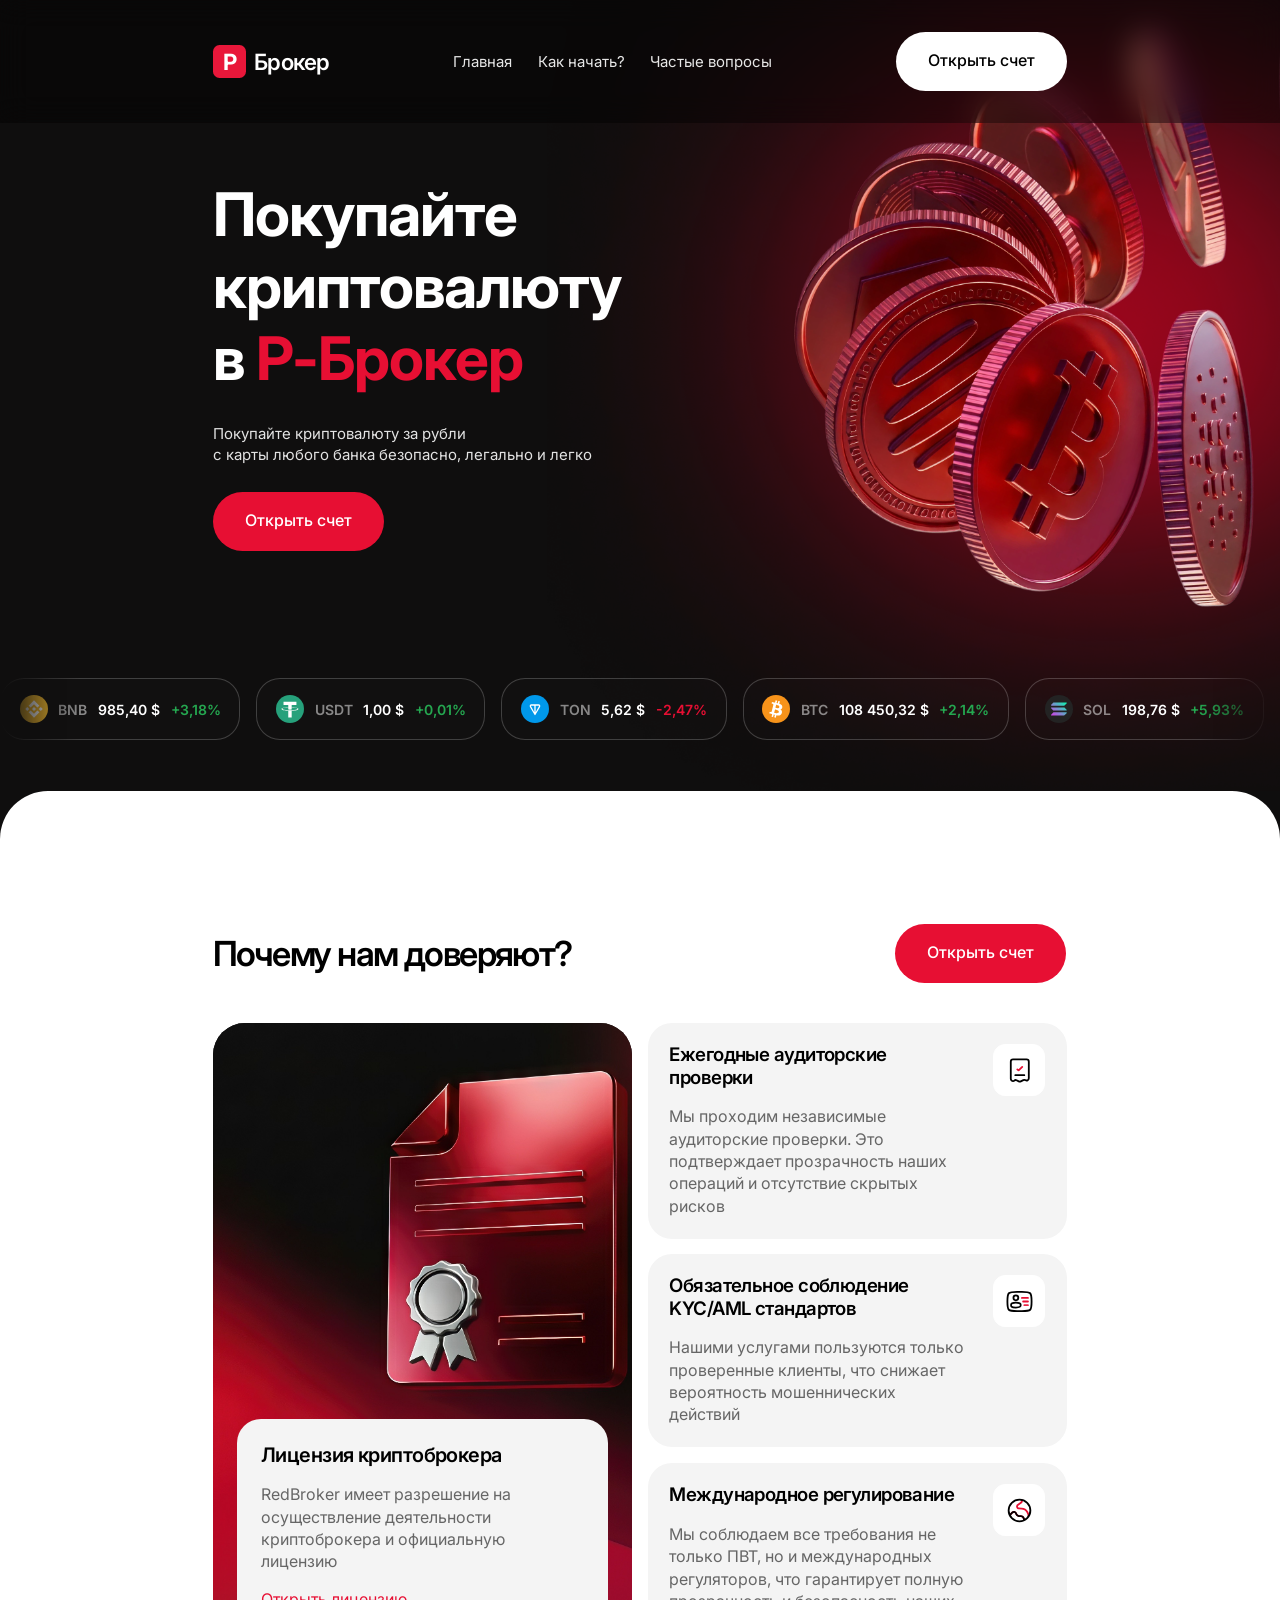
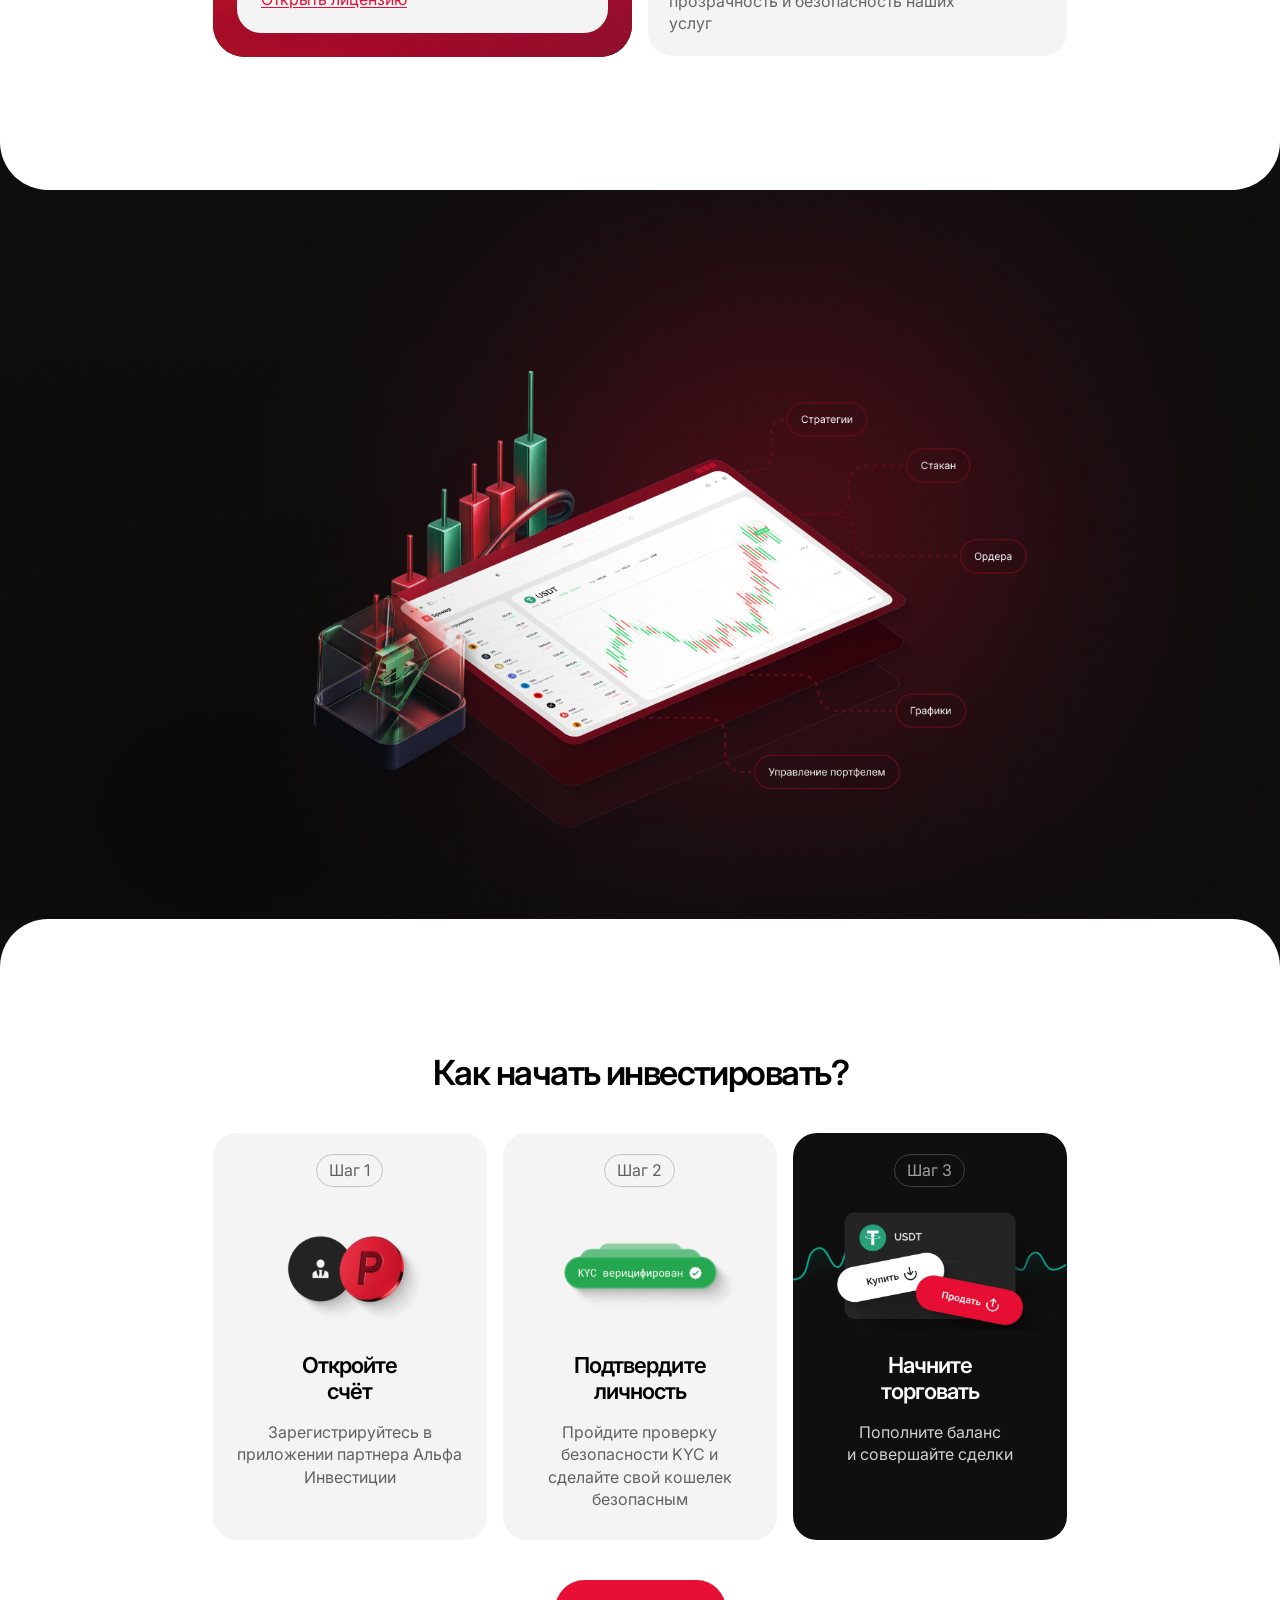
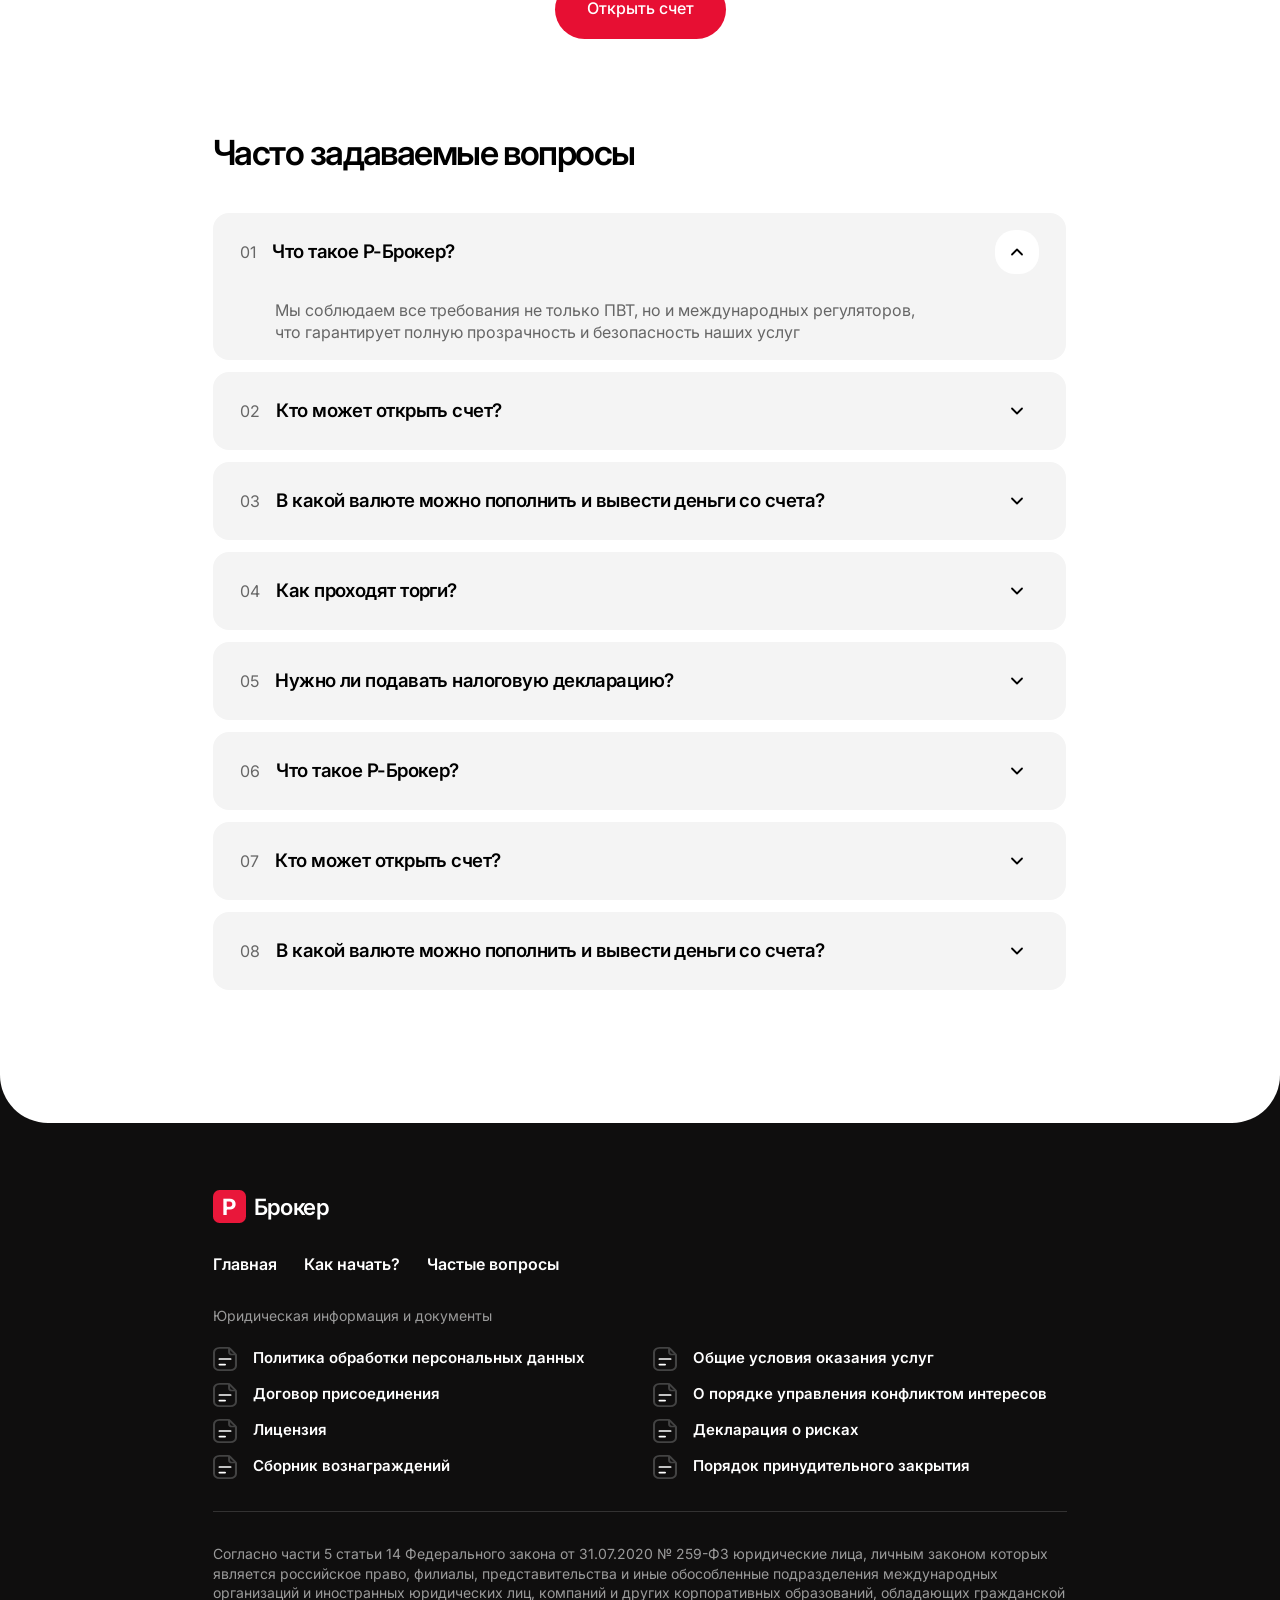
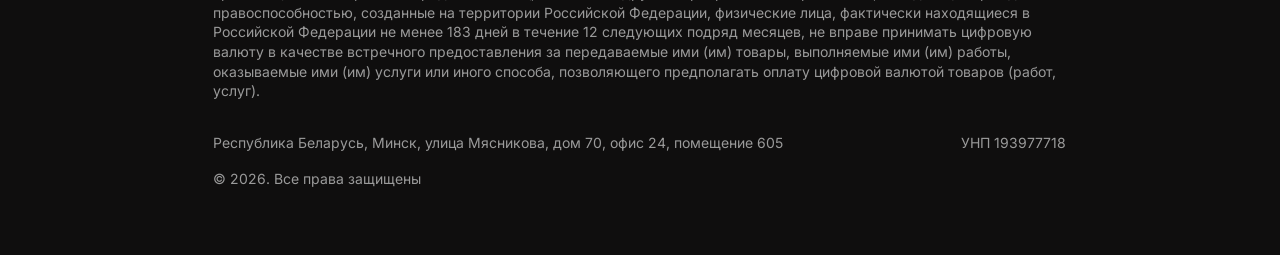
<file: index.html>
<!DOCTYPE html>
<html lang="ru">
<head>
<meta charset="UTF-8">
<meta name="viewport" content="width=device-width, initial-scale=1.0">
<title>Р-Брокер — покупайте криптовалюту легально</title>
<meta name="description" content="Покупайте криптовалюту за рубли с карты любого банка безопасно, легально и легко.">
<script>document.documentElement.classList.add('js');</script>
<link rel="preconnect" href="https://fonts.googleapis.com">
<link rel="preconnect" href="https://fonts.gstatic.com" crossorigin>
<link href="https://fonts.googleapis.com/css2?family=Inter:wght@400;500;600;700&display=swap" rel="stylesheet">
<link rel="stylesheet" href="style.css?v=31">
</head>
<body>

<!-- ===== HERO ===== -->
<section class="hero">
  <header class="navbar">
    <div class="logo">
      <span class="logo__circle">P</span>
      <span class="logo__text">Брокер</span>
    </div>
    <nav class="nav-menu">
      <a href="#top">Главная</a>
      <a href="#steps">Как начать?</a>
      <a href="#faq">Частые вопросы</a>
    </nav>
    <a href="404.html" class="btn btn--secondary">Открыть счет</a>
  </header>

  <img src="assets/img/hero-coins.png" alt="" class="hero__coins only-desktop" aria-hidden="true">
  <img src="assets/img/hero-coins-mobile.png" alt="" class="hero__coins only-mobile" aria-hidden="true">

  <div class="hero__content">
    <h1 class="hero__title hero-intro">Покупайте <br>криптовалюту <br> в <span class="accent">Р-Брокер</span></h1>
    <p class="hero__subtitle hero-intro">Покупайте криптовалюту за рубли <br class="only-desktop"> с карты любого банка безопасно, легально и легко</p>
    <a href="404.html" class="btn btn--primary hero-intro">Открыть счет</a>
  </div>

  <div class="rate-strip hero-intro">
    <div class="rate-strip__track">
      <div class="rate-strip__group">
        <div class="rate-badge">
          <img src="assets/icons/coin-bnb.svg" alt="" class="rate-badge__icon">
          <span class="rate-badge__name">BNB</span>
          <span class="rate-badge__price">985,40 $</span>
          <span class="rate-badge__change rate-badge__change--up">+3,18%</span>
        </div>
        <div class="rate-badge">
          <img src="assets/icons/coin-usdt.svg" alt="" class="rate-badge__icon">
          <span class="rate-badge__name">USDT</span>
          <span class="rate-badge__price">1,00 $</span>
          <span class="rate-badge__change rate-badge__change--up">+0,01%</span>
        </div>
        <div class="rate-badge">
          <img src="assets/icons/coin-ton.svg" alt="" class="rate-badge__icon">
          <span class="rate-badge__name">TON</span>
          <span class="rate-badge__price">5,62 $</span>
          <span class="rate-badge__change rate-badge__change--down">-2,47%</span>
        </div>
        <div class="rate-badge">
          <img src="assets/icons/coin-btc.svg" alt="" class="rate-badge__icon">
          <span class="rate-badge__name">BTC</span>
          <span class="rate-badge__price">108 450,32 $</span>
          <span class="rate-badge__change rate-badge__change--up">+2,14%</span>
        </div>
        <div class="rate-badge">
          <img src="assets/icons/coin-sol.svg" alt="" class="rate-badge__icon">
          <span class="rate-badge__name">SOL</span>
          <span class="rate-badge__price">198,76 $</span>
          <span class="rate-badge__change rate-badge__change--up">+5,93%</span>
        </div>
        <div class="rate-badge">
          <img src="assets/icons/coin-doge.svg" alt="" class="rate-badge__icon">
          <span class="rate-badge__name">DOGE</span>
          <span class="rate-badge__price">0,18 $</span>
          <span class="rate-badge__change rate-badge__change--down">-1,56%</span>
        </div>
        <div class="rate-badge">
          <img src="assets/icons/coin-eth.svg" alt="" class="rate-badge__icon">
          <span class="rate-badge__name">ETH</span>
          <span class="rate-badge__price">3 924,67 $</span>
          <span class="rate-badge__change rate-badge__change--up">+4,32%</span>
        </div>
      </div>
      <div class="rate-strip__group" aria-hidden="true">
        <div class="rate-badge">
          <img src="assets/icons/coin-bnb.svg" alt="" class="rate-badge__icon">
          <span class="rate-badge__name">BNB</span>
          <span class="rate-badge__price">985,40 $</span>
          <span class="rate-badge__change rate-badge__change--up">+3,18%</span>
        </div>
        <div class="rate-badge">
          <img src="assets/icons/coin-usdt.svg" alt="" class="rate-badge__icon">
          <span class="rate-badge__name">USDT</span>
          <span class="rate-badge__price">1,00 $</span>
          <span class="rate-badge__change rate-badge__change--up">+0,01%</span>
        </div>
        <div class="rate-badge">
          <img src="assets/icons/coin-ton.svg" alt="" class="rate-badge__icon">
          <span class="rate-badge__name">TON</span>
          <span class="rate-badge__price">5,62 $</span>
          <span class="rate-badge__change rate-badge__change--down">-2,47%</span>
        </div>
        <div class="rate-badge">
          <img src="assets/icons/coin-btc.svg" alt="" class="rate-badge__icon">
          <span class="rate-badge__name">BTC</span>
          <span class="rate-badge__price">108 450,32 $</span>
          <span class="rate-badge__change rate-badge__change--up">+2,14%</span>
        </div>
        <div class="rate-badge">
          <img src="assets/icons/coin-sol.svg" alt="" class="rate-badge__icon">
          <span class="rate-badge__name">SOL</span>
          <span class="rate-badge__price">198,76 $</span>
          <span class="rate-badge__change rate-badge__change--up">+5,93%</span>
        </div>
        <div class="rate-badge">
          <img src="assets/icons/coin-doge.svg" alt="" class="rate-badge__icon">
          <span class="rate-badge__name">DOGE</span>
          <span class="rate-badge__price">0,18 $</span>
          <span class="rate-badge__change rate-badge__change--down">-1,56%</span>
        </div>
        <div class="rate-badge">
          <img src="assets/icons/coin-eth.svg" alt="" class="rate-badge__icon">
          <span class="rate-badge__name">ETH</span>
          <span class="rate-badge__price">3 924,67 $</span>
          <span class="rate-badge__change rate-badge__change--up">+4,32%</span>
        </div>
      </div>
    </div>
  </div>
</section>

<!-- ===== TRUST ===== -->
<section class="trust">
  <div class="trust__header reveal">
    <h2>Почему нам доверяют?</h2>
    <a href="404.html" class="btn btn--primary only-desktop">Открыть счет</a>
  </div>

  <div class="trust__grid">
    <div class="trust-license reveal">
      <img src="assets/img/license-card.jpg" alt="Лицензия криптоброкера Р-Брокер" class="trust-license__bg">
      <div class="trust-license__card">
        <p class="trust-license__title">Лицензия криптоброкера</p>
        <p class="trust-license__text">RedBroker имеет разрешение на осуществление деятельности криптоброкера и официальную лицензию</p>
        <a href="#license" class="trust-license__link">Открыть лицензию</a>
      </div>
    </div>

    <div class="trust-items">
      <article class="trust-item reveal">
        <div class="trust-item__content">
          <h3>Ежегодные аудиторские проверки</h3>
          <p>Мы проходим независимые аудиторские проверки. Это подтверждает прозрачность наших операций и отсутствие скрытых рисков</p>
        </div>
        <span class="trust-item__icon"><img src="assets/icons/audit.svg" alt=""></span>
      </article>

      <article class="trust-item reveal">
        <div class="trust-item__content">
          <h3>Обязательное соблюдение KYC/AML стандартов</h3>
          <p>Нашими услугами пользуются только проверенные клиенты, что снижает вероятность мошеннических действий</p>
        </div>
        <span class="trust-item__icon"><img src="assets/icons/user-id.svg" alt=""></span>
      </article>

      <article class="trust-item reveal">
        <div class="trust-item__content">
          <h3>Международное регулирование</h3>
          <p>Мы соблюдаем все требования не только ПВТ, но и международных регуляторов, что гарантирует полную прозрачность и безопасность наших услуг</p>
        </div>
        <span class="trust-item__icon"><img src="assets/icons/world.svg" alt=""></span>
      </article>
    </div>
  </div>

  <a href="404.html" class="btn btn--primary only-mobile btn--block">Открыть счет</a>
</section>

<!-- ===== TERMINAL ===== -->
<section class="terminal">
  <img src="assets/img/terminal.png" alt="Торговый терминал Р-Брокер" class="terminal__bg only-desktop">
  <img src="assets/img/terminal-mobile.png" alt="Торговый терминал Р-Брокер" class="terminal__bg only-mobile">
  <div class="terminal__content reveal">
    <h2>Современный терминал</h2>
    <p>Графики, стакан, ордера, стратегии и управление портфелем</p>
  </div>
</section>

<!-- ===== STEPS + FAQ (единая белая карточка со скруглением, как в макете) ===== -->
<section class="content-block">
<div class="steps" id="steps">
  <h2 class="steps__title reveal">Как начать инвестировать?</h2>

  <div class="steps__grid">
    <div class="step-card reveal">
      <span class="step-card__badge">Шаг 1</span>
      <img src="assets/img/step-1.png" alt="" class="step-card__img">
      <div class="step-card__text">
        <h3>Откройте <br>счёт</h3>
        <p>Зарегистрируйтесь в приложении партнера Альфа Инвестиции</p>
      </div>
    </div>

    <div class="step-card reveal">
      <span class="step-card__badge">Шаг 2</span>
      <img src="assets/img/step-2.png" alt="" class="step-card__img">
      <div class="step-card__text">
        <h3>Подтвердите <br>личность</h3>
        <p>Пройдите проверку безопасности KYC и сделайте свой кошелек безопасным</p>
      </div>
    </div>

    <div class="step-card step-card--dark reveal">
      <span class="step-card__badge step-card__badge--dark">Шаг 3</span>
      <img src="assets/img/step-3.png" alt="" class="step-card__img">
      <div class="step-card__text">
        <h3>Начните <br>торговать</h3>
        <p>Пополните баланс <br>и совершайте сделки</p>
      </div>
    </div>
  </div>

  <a href="404.html" class="btn btn--primary">Открыть счет</a>
</div>

<div class="faq" id="faq">
  <h2 class="reveal">Часто задаваемые вопросы</h2>

  <div class="faq__list">
    <div class="faq-item reveal is-open">
      <button type="button" class="faq-item__summary" aria-expanded="true" aria-controls="faq-panel-01">
        <span class="faq-item__num">01</span>
        <span class="faq-item__q">Что такое Р-Брокер?</span>
        <span class="faq-item__chevron"><img src="assets/icons/chevron-down.svg" alt=""></span>
      </button>
      <div class="faq-item__panel" id="faq-panel-01">
        <p class="faq-item__a">Мы соблюдаем все требования не только ПВТ, но и международных регуляторов, что гарантирует полную прозрачность и безопасность наших услуг</p>
      </div>
    </div>

    <div class="faq-item reveal">
      <button type="button" class="faq-item__summary" aria-expanded="false" aria-controls="faq-panel-02">
        <span class="faq-item__num">02</span>
        <span class="faq-item__q">Кто может открыть счет?</span>
        <span class="faq-item__chevron"><img src="assets/icons/chevron-down.svg" alt=""></span>
      </button>
      <div class="faq-item__panel" id="faq-panel-02">
        <p class="faq-item__a">Открыть счет может любой совершеннолетний гражданин, прошедший верификацию личности по требованиям KYC.</p>
      </div>
    </div>

    <div class="faq-item reveal">
      <button type="button" class="faq-item__summary" aria-expanded="false" aria-controls="faq-panel-03">
        <span class="faq-item__num">03</span>
        <span class="faq-item__q">В какой валюте можно пополнить и вывести деньги со счета?</span>
        <span class="faq-item__chevron"><img src="assets/icons/chevron-down.svg" alt=""></span>
      </button>
      <div class="faq-item__panel" id="faq-panel-03">
        <p class="faq-item__a">Пополнение и вывод доступны в рублях с карты любого банка, а также в нескольких популярных криптовалютах.</p>
      </div>
    </div>

    <div class="faq-item reveal">
      <button type="button" class="faq-item__summary" aria-expanded="false" aria-controls="faq-panel-04">
        <span class="faq-item__num">04</span>
        <span class="faq-item__q">Как проходят торги?</span>
        <span class="faq-item__chevron"><img src="assets/icons/chevron-down.svg" alt=""></span>
      </button>
      <div class="faq-item__panel" id="faq-panel-04">
        <p class="faq-item__a">Торги проходят в современном терминале в режиме реального времени: графики, стакан заявок и ордера доступны круглосуточно.</p>
      </div>
    </div>

    <div class="faq-item reveal">
      <button type="button" class="faq-item__summary" aria-expanded="false" aria-controls="faq-panel-05">
        <span class="faq-item__num">05</span>
        <span class="faq-item__q">Нужно ли подавать налоговую декларацию?</span>
        <span class="faq-item__chevron"><img src="assets/icons/chevron-down.svg" alt=""></span>
      </button>
      <div class="faq-item__panel" id="faq-panel-05">
        <p class="faq-item__a">Обязанность декларирования зависит от вашей налоговой юрисдикции — рекомендуем свериться с действующим законодательством.</p>
      </div>
    </div>

    <div class="faq-item reveal">
      <button type="button" class="faq-item__summary" aria-expanded="false" aria-controls="faq-panel-06">
        <span class="faq-item__num">06</span>
        <span class="faq-item__q">Что такое P-Брокер?</span>
        <span class="faq-item__chevron"><img src="assets/icons/chevron-down.svg" alt=""></span>
      </button>
      <div class="faq-item__panel" id="faq-panel-06">
        <p class="faq-item__a">Р-Брокер — лицензированный криптоброкер, позволяющий легально покупать и продавать криптовалюту.</p>
      </div>
    </div>

    <div class="faq-item reveal">
      <button type="button" class="faq-item__summary" aria-expanded="false" aria-controls="faq-panel-07">
        <span class="faq-item__num">07</span>
        <span class="faq-item__q">Кто может открыть счет?</span>
        <span class="faq-item__chevron"><img src="assets/icons/chevron-down.svg" alt=""></span>
      </button>
      <div class="faq-item__panel" id="faq-panel-07">
        <p class="faq-item__a">Открыть счет может любой совершеннолетний гражданин, прошедший верификацию личности по требованиям KYC.</p>
      </div>
    </div>

    <div class="faq-item reveal">
      <button type="button" class="faq-item__summary" aria-expanded="false" aria-controls="faq-panel-08">
        <span class="faq-item__num">08</span>
        <span class="faq-item__q">В какой валюте можно пополнить и вывести деньги со счета?</span>
        <span class="faq-item__chevron"><img src="assets/icons/chevron-down.svg" alt=""></span>
      </button>
      <div class="faq-item__panel" id="faq-panel-08">
        <p class="faq-item__a">Пополнение и вывод доступны в рублях с карты любого банка, а также в нескольких популярных криптовалютах.</p>
      </div>
    </div>
  </div>
</div>
</section>

<!-- ===== FOOTER ===== -->
<footer class="footer">
  <div class="logo logo--footer reveal">
    <span class="logo__circle">Р</span>
    <span class="logo__text">Брокер</span>
  </div>

  <nav class="footer__menu reveal">
    <a href="#top">Главная</a>
    <a href="#steps">Как начать?</a>
    <a href="#faq">Частые вопросы</a>
  </nav>

  <div class="footer__info reveal">
    <p class="footer__info-title">Юридическая информация и документы</p>
    <div class="footer__docs">
      <div class="footer__docs-col">
        <a href="https://assets.redbroker.by/docs/politika-obrabotki-personalnyh-dannyh.pdf" class="footer__doc" target="_blank" rel="noopener"><img src="assets/icons/document.svg" alt="">Политика обработки персональных данных</a>
        <a href="https://assets.redbroker.by/docs/publichnaya_oferta.pdf" class="footer__doc" target="_blank" rel="noopener"><img src="assets/icons/document.svg" alt="">Договор присоединения</a>
        <a href="https://assets.redbroker.by/docs/licenziya.pdf" class="footer__doc" target="_blank" rel="noopener"><img src="assets/icons/document.svg" alt="">Лицензия</a>
        <a href="https://assets.redbroker.by/docs/tarifnaya_politika.pdf" class="footer__doc" target="_blank" rel="noopener"><img src="assets/icons/document.svg" alt="">Сборник вознаграждений</a>
      </div>
      <div class="footer__docs-col">
        <a href="https://assets.redbroker.by/docs/obshchie_usloviya_okazaniya_uslug.pdf" class="footer__doc" target="_blank" rel="noopener"><img src="assets/icons/document.svg" alt="">Общие условия оказания услуг</a>
        <a href="https://assets.redbroker.by/docs/o_poryadke_upravleniya_konfliktom_interesov.pdf" class="footer__doc" target="_blank" rel="noopener"><img src="assets/icons/document.svg" alt="">О порядке управления конфликтом интересов</a>
        <a href="https://assets.redbroker.by/docs/disclamer_o_riskah.pdf" class="footer__doc" target="_blank" rel="noopener"><img src="assets/icons/document.svg" alt="">Декларация о рисках</a>
        <a href="https://assets.redbroker.by/docs/porydok_prinuditelnogo_zakritiy.pdf" class="footer__doc" target="_blank" rel="noopener"><img src="assets/icons/document.svg" alt="">Порядок принудительного закрытия</a>
      </div>
    </div>
  </div>

  <hr class="footer__divider">

  <p class="footer__legal reveal">Согласно части 5 статьи 14 Федерального закона от 31.07.2020 № 259-ФЗ юридические лица, личным законом которых является российское право, филиалы, представительства и иные обособленные подразделения международных организаций и иностранных юридических лиц, компаний и других корпоративных образований, обладающих гражданской правоспособностью, созданные на территории Российской Федерации, физические лица, фактически находящиеся в Российской Федерации не менее 183 дней в течение 12 следующих подряд месяцев, не вправе принимать цифровую валюту в качестве встречного предоставления за передаваемые ими (им) товары, выполняемые ими (им) работы, оказываемые ими (им) услуги или иного способа, позволяющего предполагать оплату цифровой валютой товаров (работ, услуг).</p>

  <div class="footer__contact reveal">
    <p>Республика Беларусь, Минск, улица Мясникова, дом 70, офис 24, помещение 605</p>
    <p>УНП 193977718</p>
    <p>© 2026. Все права защищены</p>
  </div>
</footer>

<!-- ===== MODAL: открыть счёт ===== -->
<div class="modal-overlay" id="account-modal" hidden>
  <div class="modal" role="dialog" aria-modal="true" aria-labelledby="modal-title">
    <button type="button" class="modal__close" data-modal-close aria-label="Закрыть">
      <svg width="20" height="20" viewBox="0 0 20 20" fill="none" xmlns="http://www.w3.org/2000/svg" aria-hidden="true">
        <path d="M15 5L5 15M5 5L15 15" stroke="currentColor" stroke-width="1.8" stroke-linecap="round"/>
      </svg>
    </button>

    <form class="modal__form" id="account-form" novalidate>
      <p class="modal__eyebrow">Открыть счёт</p>
      <h3 id="modal-title">Оставьте контакты</h3>
      <p class="modal__text">Наш специалист свяжется с вами и поможет открыть счёт в Р-Брокер</p>

      <label class="modal__field">
        <span class="modal__label">Имя</span>
        <input type="text" name="name" autocomplete="name" placeholder="Как к вам обращаться" required>
        <span class="modal__error">Введите имя</span>
      </label>

      <label class="modal__field">
        <span class="modal__label">Телефон</span>
        <input type="tel" name="phone" autocomplete="tel" placeholder="+375 (__) ___-__-__" required>
        <span class="modal__error">Введите корректный номер телефона</span>
      </label>

      <label class="modal__consent">
        <input type="checkbox" name="consent" required>
        <span>Согласен(-на) на обработку персональных данных</span>
      </label>

      <button type="submit" class="btn btn--primary btn--block">Отправить заявку</button>
    </form>

    <div class="modal__success" hidden>
      <span class="modal__success-icon" aria-hidden="true">
        <svg width="28" height="28" viewBox="0 0 28 28" fill="none" xmlns="http://www.w3.org/2000/svg">
          <path d="M6 14.5L11.5 20L22 8" stroke="currentColor" stroke-width="2.4" stroke-linecap="round" stroke-linejoin="round"/>
        </svg>
      </span>
      <h3>Заявка отправлена</h3>
      <p class="modal__text">Спасибо! Наш специалист свяжется с вами в ближайшее время и поможет открыть счёт.</p>
      <button type="button" class="btn btn--primary btn--block" data-modal-close>Понятно</button>
    </div>
  </div>
</div>

<script src="script.js?v=9" defer></script>
</body>
</html>
</file>
<file: style.css>
/* ===================================================================
   Р-Брокер — вёрстка по фрейму Figma
   =================================================================== */

:root {
  --primary: #E70F33;
  --bg-dark: #0F0E0E;
  --bg-dark-2: #100F0F;
  --surface: #F4F4F4;
  --text-secondary-light: #666666;
  --tertiary: #9A9A9A;
  --green: #25A750;

  /* 320px — отступ по макету на референсной ширине 1920px (320/1920 = 16.667vw).
     Раньше тут было 6vw, которое физически не могло дотянуться до 320px
     ни на одном реальном экране — из-за этого все секции были уже, чем в макете. */
  --side-pad: clamp(16px, 16.667vw, 320px);
  --radius-white: clamp(32px, 3.75vw, 72px);
  --max-width: 1920px;
  --navbar-h: clamp(72px, 6.25vw, 120px);
  --hero-gap-top: clamp(40px, 7.76vw, 149px);

  font-family: "Inter", -apple-system, BlinkMacSystemFont, "Segoe UI", sans-serif;
}

* { box-sizing: border-box; }
html { scroll-behavior: smooth; }

body {
  margin: 0;
  /* Тёмный, а не белый: все секции full-bleed, поэтому именно фон body
     виден в вырезах скруглённых углов белых карточек (.trust, .content-block) */
  background: var(--bg-dark);
  color: #000;
  font-family: "Inter", -apple-system, BlinkMacSystemFont, "Segoe UI", sans-serif;
  -webkit-font-smoothing: antialiased;
}

img { max-width: 100%; display: block; }

h1, h2, h3, p { margin: 0; }

a { color: inherit; text-decoration: none; }

.only-mobile { display: none !important; }

/* ---------- Buttons ---------- */
.btn {
  display: inline-flex;
  align-items: center;
  justify-content: center;
  padding: clamp(14px, 1.6vw, 24px) clamp(22px, 2.6vw, 32px);
  border-radius: 99px;
  font-family: inherit;
  font-weight: 500;
  font-size: clamp(16px, 1.2vw, 20px);
  line-height: 1.1;
  white-space: nowrap;
  border: none;
  cursor: pointer;
  transition: opacity .15s ease, transform .15s ease;
}
.btn:hover { opacity: .88; }
.btn:active { transform: scale(0.98); }

.btn--primary { background: var(--primary); color: #fff; }
.btn--secondary { background: #fff; color: #000; }
.btn--block { width: 100%; }

/* ---------- Navbar ---------- */
.navbar {
  position: fixed;
  top: 0; left: 0; right: 0;
  z-index: 50;
  display: flex;
  align-items: center;
  justify-content: space-between;
  gap: 24px;
  padding: clamp(16px, 2.5vw, 35px) var(--side-pad);
  min-height: var(--navbar-h);
  /* Цвет из макета (rgba(0,0,0,0.15)) читался плохо поверх белых секций,
     раз шапка теперь прилипает при скролле — подняли непрозрачность до 0.4 */
  background: rgba(0, 0, 0, 0.4);
  backdrop-filter: blur(15px);
  -webkit-backdrop-filter: blur(15px);
}

.logo { display: flex; align-items: center; gap: 8px; }
.logo__circle {
  display: flex;
  align-items: center;
  justify-content: center;
  width: clamp(28px, 2.55vw, 49px);
  height: clamp(28px, 2.55vw, 49px);
  border-radius: 20%;
  background: #E9173A;
  color: #fff;
  font-weight: 700;
  font-size: clamp(18px, 1.75vw, 33.7px);
  flex-shrink: 0;
}
.logo__text {
  color: #fff;
  font-weight: 600;
  font-size: clamp(18px, 1.75vw, 33.7px);
  letter-spacing: -0.6px;
  white-space: nowrap;
}

.nav-menu {
  display: flex;
  align-items: center;
  gap: clamp(20px, 2vw, 40px);
  font-size: clamp(15px, 1vw, 20px);
  color: #fff;
}
.nav-menu a { opacity: .9; }
.nav-menu a:hover { opacity: 1; }

/* ---------- Hero ---------- */
.hero {
  position: relative;
  overflow: hidden;
  background: var(--bg-dark);
  padding-top: calc(var(--navbar-h) + var(--hero-gap-top));
  padding-bottom: clamp(48px, 4vw, 60px);
  display: flex;
  flex-direction: column;
  align-items: flex-start;
  justify-content: space-between;
  gap: clamp(60px, 10vw, 140px);
  min-height: clamp(560px, 56vw, 1080px);
}

.hero__coins {
  position: absolute;
  top: 0;
  right: 0;
  z-index: 1;
  width: clamp(260px, 57.3vw, 1100px);
  height: auto;
  pointer-events: none;
  user-select: none;
}

.hero__content {
  position: relative;
  z-index: 2;
  width: 100%;
  max-width: calc(881px + var(--side-pad));
  margin: 0;
  padding: 0 0 0 var(--side-pad);
  display: flex;
  flex-direction: column;
  align-items: flex-start;
  gap: clamp(24px, 2.1vw, 40px);
  text-align: left;
}

.hero__title {
  width: 100%;
  color: #fff;
  font-weight: 700;
  font-size: clamp(34px, 4.7vw, 90px);
  line-height: 1.2;
  letter-spacing: -1px;
}
.hero__title .accent { color: var(--primary); }

.hero__subtitle {
  width: 100%;
  color: #e3e3e3;
  font-weight: 400;
  font-size: clamp(15px, 1.04vw, 20px);
  line-height: 1.4;
}

/* ---------- Rate strip (бесконечная лента курсов) ---------- */
.rate-strip {
  position: relative;
  z-index: 2;
  width: 100%;
  overflow: hidden;
  -webkit-mask-image: linear-gradient(to right, transparent 0, #000 min(80px, 8vw), #000 calc(100% - min(80px, 8vw)), transparent 100%);
  mask-image: linear-gradient(to right, transparent 0, #000 min(80px, 8vw), #000 calc(100% - min(80px, 8vw)), transparent 100%);
}

.rate-strip__track {
  display: flex;
  align-items: center;
  width: max-content;
  animation: rate-strip-scroll 32s linear infinite;
}
.rate-strip:hover .rate-strip__track { animation-play-state: paused; }

.rate-strip__group {
  display: flex;
  align-items: center;
  gap: clamp(12px, 1.25vw, 24px);
  padding-right: clamp(12px, 1.25vw, 24px);
  flex-shrink: 0;
}

@keyframes rate-strip-scroll {
  from { transform: translateX(0); }
  to { transform: translateX(-50%); }
}

@media (prefers-reduced-motion: reduce) {
  .rate-strip__track { animation: none; }
}

.rate-badge {
  display: flex;
  align-items: center;
  gap: clamp(8px, 0.83vw, 16px);
  padding: clamp(14px, 1.25vw, 24px) clamp(16px, 1.46vw, 28px);
  border-radius: 24px;
  border: 1px solid rgba(255, 255, 255, 0.2);
  background: rgba(255, 255, 255, 0.01);
  backdrop-filter: blur(15px);
  -webkit-backdrop-filter: blur(15px);
  flex-shrink: 0;
}
.rate-badge__icon { width: clamp(28px, 2.08vw, 40px); height: clamp(28px, 2.08vw, 40px); }
.rate-badge__name {
  color: #fff;
  opacity: .5;
  font-weight: 600;
  font-size: clamp(14px, 0.94vw, 18px);
}
.rate-badge__price {
  color: #fff;
  font-weight: 600;
  font-size: clamp(14px, 0.94vw, 18px);
  white-space: nowrap;
}
.rate-badge__change {
  font-weight: 600;
  font-size: clamp(14px, 0.94vw, 18px);
  white-space: nowrap;
}
.rate-badge__change--up { color: var(--green); }
.rate-badge__change--down { color: var(--primary); }

/* ---------- Trust ---------- */
.trust {
  background: #fff;
  border-radius: var(--radius-white);
  overflow: hidden;
  padding: clamp(48px, 10.4vw, 200px) var(--side-pad);
  display: flex;
  flex-direction: column;
  gap: clamp(32px, 3.1vw, 60px);
}

.trust__header {
  display: flex;
  align-items: center;
  justify-content: space-between;
  gap: 24px;
}
.trust__header h2 {
  font-weight: 600;
  font-size: clamp(28px, 2.7vw, 52px);
  letter-spacing: -1.56px;
  line-height: 1.2;
}

.trust__grid {
  display: grid;
  grid-template-columns: 1fr 1fr;
  gap: clamp(16px, 1.25vw, 24px);
  align-items: stretch;
}

.trust-license {
  position: relative;
  border-radius: 32px;
  overflow: hidden;
  background: var(--bg-dark-2);
  min-height: 420px;
  display: flex;
  align-items: flex-end;
  padding: 24px;
}
.trust-license__bg {
  position: absolute;
  inset: 0;
  width: 100%;
  height: 100%;
  object-fit: cover;
}
.trust-license__card {
  position: relative;
  z-index: 1;
  width: 100%;
  background: var(--surface);
  border-radius: 24px;
  padding: 24px;
  display: flex;
  flex-direction: column;
  gap: 16px;
}
.trust-license__title {
  font-weight: 600;
  font-size: clamp(20px, 1.46vw, 28px);
  letter-spacing: -0.56px;
  line-height: 1.2;
}
.trust-license__text {
  font-weight: 400;
  font-size: 16px;
  line-height: 1.4;
  color: var(--text-secondary-light);
}
.trust-license__link {
  font-weight: 400;
  font-size: 16px;
  color: var(--primary);
  text-decoration: underline;
  text-underline-offset: 2px;
}

.trust-items {
  display: flex;
  flex-direction: column;
  justify-content: center;
  gap: clamp(16px, 1.25vw, 24px);
}

.trust-item {
  display: flex;
  align-items: flex-start;
  justify-content: space-between;
  gap: clamp(20px, 2.1vw, 40px);
  background: var(--surface);
  border-radius: 24px;
  padding: clamp(20px, 1.67vw, 32px);
}
.trust-item__content { display: flex; flex-direction: column; gap: 16px; flex: 1; min-width: 0; }
.trust-item h3 {
  font-weight: 600;
  font-size: clamp(18px, 1.46vw, 28px);
  letter-spacing: -0.56px;
  line-height: 1.2;
}
.trust-item p {
  font-weight: 400;
  font-size: 16px;
  line-height: 1.4;
  color: var(--text-secondary-light);
}
.trust-item__icon {
  flex-shrink: 0;
  width: clamp(52px, 3.65vw, 70px);
  height: clamp(52px, 3.65vw, 70px);
  border-radius: 12px;
  background: #fff;
  border: 1px solid #fff;
  display: flex;
  align-items: center;
  justify-content: center;
}
.trust-item__icon img { width: 57%; height: 57%; }

/* ---------- Terminal ---------- */
.terminal {
  position: relative;
  overflow: hidden;
  background: var(--bg-dark);
  min-height: clamp(320px, 57vw, 1094px);
  display: flex;
  align-items: flex-start;
  justify-content: center;
  padding-top: clamp(60px, 7.3vw, 140px);
}
.terminal__bg {
  position: absolute;
  inset: 0;
  width: 100%;
  height: 100%;
  object-fit: cover;
}
.terminal__content {
  position: relative;
  z-index: 1;
  text-align: center;
  width: 100%;
  padding: 0 var(--side-pad);
  display: flex;
  flex-direction: column;
  gap: 16px;
}
.terminal__content h2 {
  color: #fff;
  font-weight: 600;
  font-size: clamp(28px, 2.7vw, 52px);
  letter-spacing: -1.56px;
  line-height: 1.2;
}
.terminal__content p {
  color: rgba(255, 255, 255, 0.6);
  font-weight: 400;
  font-size: 16px;
  line-height: 1.4;
}

/* ---------- Steps ---------- */
/* Общая белая карточка со скруглением всех углов — содержит .steps и .faq */
.content-block {
  background: #fff;
  border-radius: var(--radius-white);
  overflow: hidden;
  padding: clamp(48px, 10.4vw, 200px) var(--side-pad);
  display: flex;
  flex-direction: column;
  gap: clamp(60px, 7.3vw, 140px);
}

.steps {
  display: flex;
  flex-direction: column;
  align-items: center;
  gap: clamp(32px, 3.1vw, 60px);
  text-align: center;
}
.steps__title {
  font-weight: 600;
  font-size: clamp(28px, 2.7vw, 52px);
  letter-spacing: -1.56px;
  line-height: 1.2;
  max-width: 900px;
}

.steps__grid {
  width: 100%;
  display: grid;
  grid-template-columns: repeat(3, 1fr);
  gap: clamp(16px, 1.25vw, 24px);
}

.step-card {
  background: var(--surface);
  border-radius: 24px;
  overflow: hidden;
  display: flex;
  flex-direction: column;
  align-items: center;
  gap: clamp(20px, 1.67vw, 32px);
  padding: clamp(20px, 1.67vw, 32px) 0 clamp(28px, 2.3vw, 44px);
}
.step-card--dark { background: var(--bg-dark-2); }

.step-card__badge {
  display: inline-flex;
  align-items: center;
  justify-content: center;
  padding: 4px 12px;
  border-radius: 999px;
  border: 1px solid rgba(0, 0, 0, 0.2);
  font-size: 16px;
  line-height: 1.4;
  color: rgba(0, 0, 0, 0.6);
}
.step-card__badge--dark {
  border-color: rgba(255, 255, 255, 0.2);
  color: rgba(255, 255, 255, 0.6);
}

.step-card__img {
  width: calc(100% - 0px);
  aspect-ratio: 411 / 184;
  object-fit: cover;
}

.step-card__text {
  display: flex;
  flex-direction: column;
  gap: 16px;
  padding: 0 clamp(16px, 1.67vw, 32px);
}
.step-card__text h3 {
  font-weight: 600;
  font-size: clamp(22px, 1.67vw, 32px);
  letter-spacing: -0.96px;
  line-height: 1.2;
}
.step-card__text p {
  font-weight: 400;
  font-size: 16px;
  line-height: 1.4;
  color: rgba(0, 0, 0, 0.6);
}
.step-card--dark h3 { color: #fff; }
.step-card--dark p { color: rgba(255, 255, 255, 0.8); }

/* ---------- FAQ ---------- */
.faq {
  display: flex;
  flex-direction: column;
  gap: clamp(32px, 3.1vw, 60px);
}
.faq h2 {
  font-weight: 600;
  font-size: clamp(28px, 2.7vw, 52px);
  letter-spacing: -1.56px;
  line-height: 1.2;
}

.faq__list { display: flex; flex-direction: column; gap: 12px; }

.faq-item {
  background: var(--surface);
  border-radius: 16px;
  padding: clamp(16px, 1.25vw, 24px) clamp(20px, 1.67vw, 32px);
}
.faq-item__summary {
  width: 100%;
  border: none;
  background: none;
  margin: 0;
  font: inherit;
  color: inherit;
  text-align: left;
  list-style: none;
  cursor: pointer;
  display: flex;
  align-items: center;
  gap: clamp(14px, 1.25vw, 24px);
}

.faq-item__num {
  flex-shrink: 0;
  font-size: 16px;
  color: var(--text-secondary-light);
}
.faq-item__q {
  flex: 1;
  font-weight: 600;
  font-size: clamp(18px, 1.46vw, 28px);
  letter-spacing: -0.56px;
  line-height: 1.2;
}
.faq-item__chevron {
  flex-shrink: 0;
  width: clamp(44px, 2.9vw, 56px);
  height: clamp(44px, 2.9vw, 56px);
  border-radius: 20px;
  display: flex;
  align-items: center;
  justify-content: center;
  transition: transform .2s ease, background .2s ease;
}
.faq-item__chevron img { width: clamp(20px, 1.46vw, 28px); height: clamp(20px, 1.46vw, 28px); }
.faq-item.is-open .faq-item__chevron { background: #fff; transform: rotate(180deg); }

/* Видимость ответа полностью на совести script.js (никакого нативного
   [open]-скрытия тут нет — аккордеон на обычных div/button) */
.faq-item__panel {
  height: 0;
  overflow: hidden;
  transition: height .3s ease;
}

.faq-item__a {
  margin-top: 24px;
  padding-left: calc(25px + clamp(14px, 1.25vw, 24px));
  padding-right: clamp(0px, 10vw, 200px);
  font-weight: 400;
  font-size: 16px;
  line-height: 1.4;
  color: var(--text-secondary-light);
}

@media (prefers-reduced-motion: reduce) {
  .faq-item__panel { transition: none; }
}

/* ---------- Footer ---------- */
.footer {
  background: var(--bg-dark);
  padding: clamp(48px, 5.2vw, 100px) var(--side-pad);
  display: flex;
  flex-direction: column;
  gap: clamp(28px, 2.5vw, 48px);
}

.logo--footer .logo__circle { background: #E9173A; }

.footer__menu {
  display: flex;
  flex-wrap: wrap;
  gap: clamp(20px, 2.1vw, 40px);
  color: #fff;
  font-weight: 600;
  font-size: clamp(16px, 0.94vw, 18px);
}

.footer__info { display: flex; flex-direction: column; gap: clamp(20px, 1.67vw, 32px); }
.footer__info-title {
  color: var(--tertiary);
  font-size: 14px;
  line-height: 1.4;
}
.footer__docs {
  display: grid;
  grid-template-columns: 1fr 1fr;
  gap: clamp(20px, 2.1vw, 40px);
}
.footer__docs-col { display: flex; flex-direction: column; gap: clamp(12px, 0.83vw, 16px); }
.footer__doc {
  display: flex;
  align-items: flex-start;
  gap: 16px;
  color: #fff;
  font-weight: 600;
  font-size: clamp(15px, 0.94vw, 18px);
  line-height: 1.4;
}
.footer__doc img { width: 24px; height: 24px; flex-shrink: 0; }
.footer__doc:hover { opacity: .85; }

.footer__divider {
  border: none;
  border-top: 1px solid rgba(255, 255, 255, 0.15);
  margin: 0;
}

.footer__legal {
  color: var(--tertiary);
  font-size: 14px;
  line-height: 1.4;
}

.footer__contact {
  display: flex;
  align-items: flex-start;
  justify-content: space-between;
  gap: 16px;
  color: var(--tertiary);
  font-size: 14px;
  line-height: 1.4;
  flex-wrap: wrap;
}

/* =====================================================================
   MOBILE (<= 860px) — по мобильному фрейму из Figma (360px)
   ===================================================================== */
@media (max-width: 640px) {
  :root { --side-pad: 16px; --radius-white: 24px; }

  .only-desktop { display: none !important; }
  .only-mobile { display: inline-flex !important; }

  .navbar { padding: 15px var(--side-pad); min-height: 80px; }
  .nav-menu { display: none; }
  .navbar .logo__circle { width: 24.5px; height: 24.5px; font-size: 16.85px; }
  .navbar .logo__text { font-size: 16.85px; letter-spacing: -0.34px; }
  .btn { padding: 16px 24px; font-size: 16px; }

  .hero {
    padding-top: 90px;
    padding-bottom: 32px;
    gap: 40px;
    min-height: auto;
    text-align: center;
  }
  .hero__coins {
    position: static;
    width: 100%;
    max-width: 359px;
    height: auto;
    border-radius: 0;
    margin: 0 auto;
  }
  .hero__content {
    align-items: flex-start;
    text-align: left;
    gap: 24px;
    max-width: 328px;
    margin-top: -139px;
    position: relative;
    z-index: 2;
  }
  .hero__title { font-size: 36px; letter-spacing: -0.72px; }
  .hero__subtitle { font-size: 20px; }
  .hero .btn--primary { width: 100%; margin-top: 16px; }

  .rate-strip__group { gap: 24px; padding-right: 24px; }
  .rate-strip__track { animation-duration: 22s; }
  .rate-badge { padding: 10px 16px; gap: 8px; border-radius: 16px; }
  .rate-badge__icon { width: 30px; height: 30px; }
  .rate-badge__name, .rate-badge__price, .rate-badge__change { font-size: 12px; }

  .trust { padding: 60px var(--side-pad) 16px; gap: 24px; border-radius: 32px; }
  .trust__header { flex-direction: column; align-items: flex-start; gap: 16px; }
  .trust__header h2 { font-size: 28px; letter-spacing: -0.84px; }
  .trust__grid { grid-template-columns: 1fr; gap: 24px; }
  .trust-license { min-height: 540px; padding: 16px; }
  .trust-license__title { font-size: 22px; letter-spacing: -0.44px; }
  .trust-license__text, .trust-license__link { font-size: 14px; }
  .trust-items { gap: 24px; }
  .trust-item {
    flex-direction: column-reverse;
    align-items: flex-start;
    justify-content: flex-start;
    gap: 16px;
    padding: 16px;
  }
  .trust-item__content { gap: 16px; }
  .trust-item h3 { font-size: 22px; letter-spacing: -0.44px; }
  .trust-item p { font-size: 14px; }
  .trust-item__icon { width: 70px; height: 70px; }

  .btn--block.only-mobile { display: flex; }

  .terminal { padding: 60px 0; min-height: 552px; }
  .terminal__bg.only-mobile {
    object-position: 0% center;
    transform: scale(1.3);
    transform-origin: 15% 55%;
  }
  .terminal__content h2 { font-size: 28px; letter-spacing: -0.84px; }
  .terminal__content p { font-size: 14px; }

  .content-block { padding: 60px var(--side-pad) 16px; gap: 60px; }

  .steps { gap: 24px; }
  .steps__title { font-size: 28px; letter-spacing: -0.84px; }
  .steps__grid { grid-template-columns: 1fr; gap: 24px; }
  .step-card { padding: 32px 0 44px; gap: 32px; }
  .step-card__badge { font-size: 14px; }
  .step-card__text { padding: 0 32px; gap: 16px; }
  .step-card__text h3 { font-size: 28px; letter-spacing: -0.56px; }
  .step-card__text p { font-size: 14px; }

  .faq { gap: 24px; }
  .faq h2 { font-size: 28px; letter-spacing: -0.84px; }
  .faq-item__summary { gap: 8px; }
  .faq-item__q { font-size: 18px; letter-spacing: normal; }
  .faq-item__chevron { width: 56px; height: 56px; }
  .faq-item__chevron img { width: 28px; height: 28px; }
  .faq-item__a { padding-left: 0; padding-right: 0; }

  .footer { padding: 100px var(--side-pad); gap: 48px; }
  .footer .logo__circle { width: 49px; height: 49px; font-size: 33.69px; }
  .footer .logo__text { font-size: 33.69px; }
  .footer__menu { flex-direction: column; flex-wrap: nowrap; gap: 16px; font-size: 18px; }
  .footer__info { gap: 32px; }
  .footer__docs { display: flex; flex-direction: column; grid-template-columns: none; gap: 40px; }
  .footer__docs-col { gap: 16px; }
  .footer__doc { font-size: 18px; }
  .footer__contact { flex-direction: column; gap: 12px; }
}

/* =====================================================================
   АНИМАЦИИ ПОЯВЛЕНИЯ ПРИ СКРОЛЛЕ
   До загрузки script.js элементы всегда видны (html без класса .js) —
   анимация это прогрессивное улучшение, а не обязательное условие показа.
   ===================================================================== */
html.js .reveal,
html.js .hero-intro {
  --reveal-delay: 0s;
  opacity: 0;
  transform: translateY(36px);
  transition: opacity .7s cubic-bezier(.16, .8, .24, 1), transform .7s cubic-bezier(.16, .8, .24, 1);
  transition-delay: var(--reveal-delay);
  will-change: opacity, transform;
}

html.js .reveal.is-visible,
html.js .hero-intro.is-visible {
  opacity: 1;
  transform: none;
}

/* Лёгкий сдвиг для широких рядов, чтобы не выглядело как "выпрыгивание" */
html.js .trust__header.reveal,
html.js .steps__title.reveal,
html.js .faq > h2.reveal {
  transform: translateY(24px);
}

html.js .trust__header.reveal.is-visible,
html.js .steps__title.reveal.is-visible,
html.js .faq > h2.reveal.is-visible {
  transform: none;
}

@media (prefers-reduced-motion: reduce) {
  html.js .reveal,
  html.js .hero-intro {
    opacity: 1 !important;
    transform: none !important;
    transition: none !important;
  }
}

/* =====================================================================
   МОДАЛКА «Открыть счёт»
   ===================================================================== */
.modal-overlay {
  position: fixed;
  inset: 0;
  z-index: 100;
  display: flex;
  align-items: center;
  justify-content: center;
  padding: 24px;
  background: rgba(15, 14, 14, 0.6);
  backdrop-filter: blur(6px);
  -webkit-backdrop-filter: blur(6px);
  opacity: 0;
  transition: opacity .25s ease;
}
.modal-overlay[hidden] { display: none; }
.modal-overlay.is-open { opacity: 1; }

.modal {
  position: relative;
  width: 100%;
  max-width: 460px;
  max-height: calc(100vh - 48px);
  overflow-y: auto;
  background: #fff;
  border-radius: 32px;
  padding: clamp(28px, 4vw, 48px);
  box-shadow: 0 40px 120px -32px rgba(0, 0, 0, 0.55);
  transform: translateY(24px) scale(0.97);
  opacity: 0;
  transition: opacity .25s ease, transform .25s ease;
}
.modal-overlay.is-open .modal {
  transform: translateY(0) scale(1);
  opacity: 1;
}

.modal__close {
  position: absolute;
  top: clamp(16px, 2.5vw, 24px);
  right: clamp(16px, 2.5vw, 24px);
  width: 40px;
  height: 40px;
  display: flex;
  align-items: center;
  justify-content: center;
  border: none;
  border-radius: 50%;
  background: var(--surface);
  color: #000;
  cursor: pointer;
  transition: background .15s ease, transform .15s ease;
}
.modal__close:hover { background: #e9e9e9; }
.modal__close:active { transform: scale(0.92); }

.modal__eyebrow {
  color: var(--primary);
  font-weight: 600;
  font-size: 14px;
  letter-spacing: .02em;
  text-transform: uppercase;
  margin-bottom: 12px;
}

.modal h3 {
  font-weight: 600;
  font-size: clamp(24px, 2.6vw, 32px);
  letter-spacing: -0.96px;
  line-height: 1.2;
  color: #000;
}

.modal__text {
  margin-top: 12px;
  font-size: 16px;
  line-height: 1.4;
  color: var(--text-secondary-light);
}

.modal__form {
  display: flex;
  flex-direction: column;
  margin-top: 28px;
  gap: 18px;
}
.modal__form[hidden] { display: none; }

.modal__field {
  display: flex;
  flex-direction: column;
  gap: 8px;
}
.modal__label {
  font-size: 14px;
  font-weight: 600;
  color: #000;
}
.modal__field input {
  font: inherit;
  padding: 16px 18px;
  border-radius: 16px;
  border: 1.5px solid #e4e4e4;
  background: var(--surface);
  color: #000;
  transition: border-color .15s ease, background .15s ease;
}
.modal__field input::placeholder { color: #9a9a9a; }
.modal__field input:focus {
  outline: none;
  border-color: var(--primary);
  background: #fff;
}
.modal__error {
  display: none;
  font-size: 13px;
  color: var(--primary);
}
.modal__field.has-error input {
  border-color: var(--primary);
  background: #fff;
}
.modal__field.has-error .modal__error { display: block; }

.modal__consent {
  display: flex;
  align-items: flex-start;
  gap: 10px;
  font-size: 13px;
  line-height: 1.4;
  color: var(--text-secondary-light);
  cursor: pointer;
}
.modal__consent input {
  margin-top: 2px;
  width: 18px;
  height: 18px;
  accent-color: var(--primary);
  flex-shrink: 0;
  cursor: pointer;
}

.modal__form .btn { margin-top: 6px; }

.modal__success {
  margin-top: 8px;
  display: flex;
  flex-direction: column;
  align-items: flex-start;
}
.modal__success[hidden] { display: none; }
.modal__success-icon {
  display: flex;
  align-items: center;
  justify-content: center;
  width: 56px;
  height: 56px;
  border-radius: 50%;
  background: var(--surface);
  color: var(--primary);
  margin-bottom: 20px;
}
.modal__success .btn { margin-top: 24px; width: 100%; }

@media (max-width: 640px) {
  .modal-overlay { padding: 16px; align-items: flex-end; }
  .modal { border-radius: 24px 24px 0 0; max-width: none; }
  .modal-overlay.is-open .modal { transform: translateY(0); }
  .modal { transform: translateY(40px); }
}

/* =====================================================================
   СТРАНИЦА 404
   ===================================================================== */
.error-page {
  position: relative;
  overflow: hidden;
  background: var(--bg-dark);
  min-height: 100vh;
  display: flex;
  align-items: center;
  justify-content: center;
  padding: calc(var(--navbar-h) + var(--hero-gap-top)) var(--side-pad) clamp(48px, 6vw, 100px);
}

.error-page__coins {
  position: absolute;
  top: 0;
  right: 0;
  width: clamp(220px, 44vw, 760px);
  height: auto;
  opacity: .55;
  pointer-events: none;
  user-select: none;
}

.error-page__content {
  position: relative;
  z-index: 1;
  width: 100%;
  max-width: 640px;
  display: flex;
  flex-direction: column;
  align-items: flex-start;
  gap: clamp(16px, 1.8vw, 24px);
  text-align: left;
}

.error-page__code {
  font-weight: 700;
  font-size: clamp(90px, 10vw, 180px);
  line-height: 1;
  letter-spacing: -4px;
  color: var(--primary);
}

.error-page__title {
  color: #fff;
  font-weight: 600;
  font-size: clamp(28px, 2.7vw, 52px);
  letter-spacing: -1.56px;
  line-height: 1.2;
}

.error-page__text {
  color: #e3e3e3;
  font-weight: 400;
  font-size: clamp(16px, 1.1vw, 20px);
  line-height: 1.4;
}

.error-page .btn { margin-top: clamp(8px, 1vw, 16px); }

@media (max-width: 640px) {
  .error-page {
    min-height: auto;
    padding-top: calc(var(--navbar-h) + 48px);
    padding-bottom: 48px;
    align-items: flex-start;
  }
  .error-page__coins {
    width: 70vw;
    opacity: .4;
  }
  .error-page__content { text-align: left; }
}
</file>
